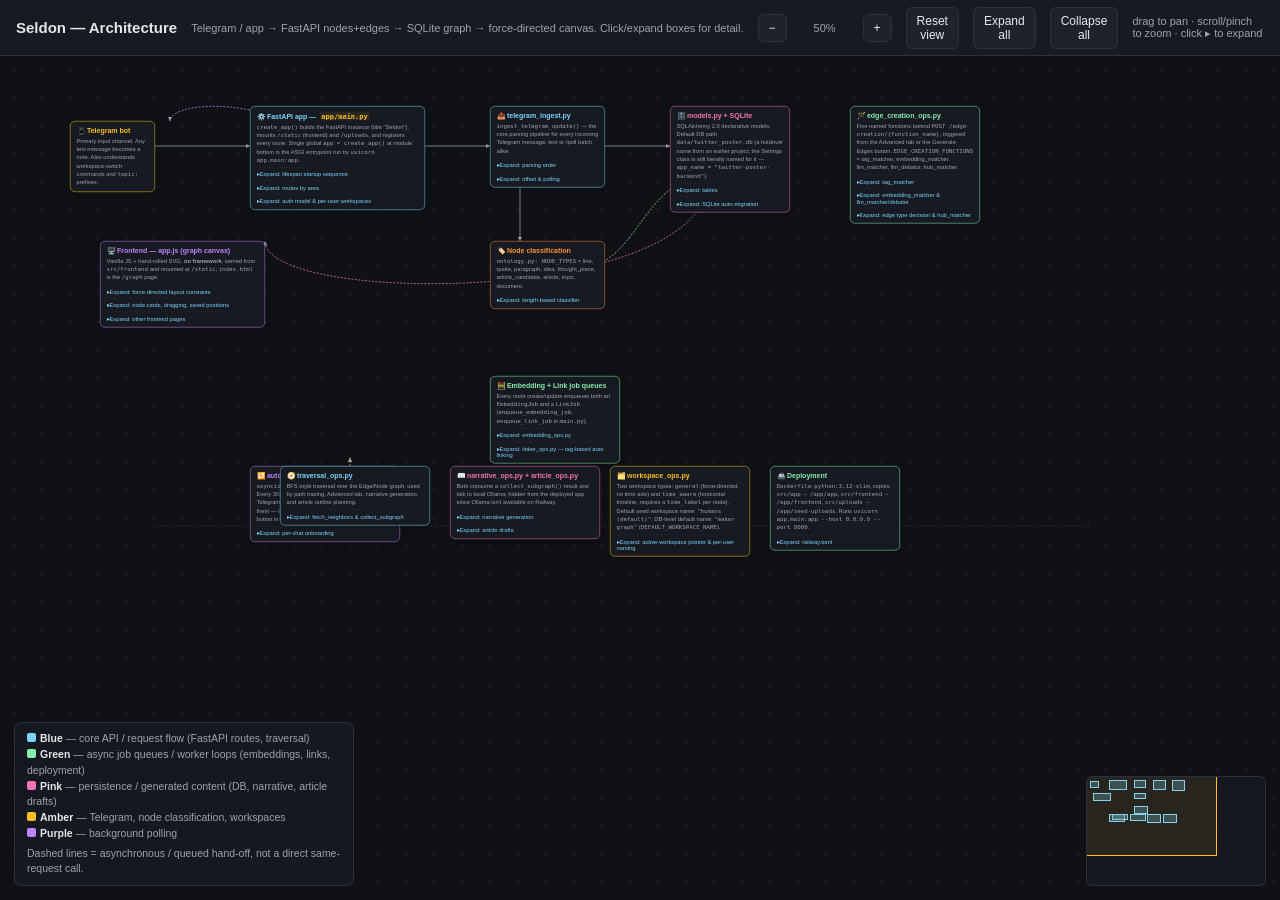
<file: architecture_diagram.html>
<!DOCTYPE html>
<html lang="en">
<head>
<meta charset="UTF-8">
<title>Seldon — Architecture Diagram</title>
<style>
  :root {
    --bg: #0f1115;
    --panel: #171a21;
    --panel2: #1e222c;
    --border: #2c313d;
    --accent: #7dd3fc;
    --accent2: #fbbf24;
    --accent3: #86efac;
    --accent4: #f472b6;
    --accent5: #c084fc;
    --text: #e5e7eb;
    --muted: #9ca3af;
    --mono: "SF Mono", "Fira Code", Consolas, Menlo, monospace;
  }
  * { box-sizing: border-box; }
  html, body {
    margin: 0; padding: 0;
    background: var(--bg);
    color: var(--text);
    font-family: -apple-system, BlinkMacSystemFont, "Segoe UI", Helvetica, Arial, sans-serif;
    height: 100%;
    overflow: hidden;
  }
  #topbar {
    position: fixed; top: 0; left: 0; right: 0; height: 56px;
    background: var(--panel);
    border-bottom: 1px solid var(--border);
    display: flex; align-items: center; gap: 14px;
    padding: 0 16px;
    z-index: 1000;
  }
  #topbar h1 {
    font-size: 15px; margin: 0; font-weight: 600; color: var(--text);
    white-space: nowrap;
  }
  #topbar .sub {
    font-size: 11px; color: var(--muted); white-space: nowrap;
  }
  #topbar button {
    background: var(--panel2);
    border: 1px solid var(--border);
    color: var(--text);
    padding: 6px 10px;
    border-radius: 6px;
    cursor: pointer;
    font-size: 12px;
  }
  #topbar button:hover { background: #262b36; border-color: var(--accent); }
  #zoomlabel {
    font-size: 11px; color: var(--muted); min-width: 48px; text-align: center;
  }
  #hint {
    margin-left: auto;
    font-size: 11px; color: var(--muted);
  }

  #viewport {
    position: absolute; top: 56px; left: 0; right: 0; bottom: 0;
    overflow: hidden;
    cursor: grab;
    background-image:
      radial-gradient(circle, #20242e 1px, transparent 1px);
    background-size: 28px 28px;
  }
  #viewport.dragging { cursor: grabbing; }
  #canvas {
    position: absolute;
    top: 0; left: 0;
    transform-origin: 0 0;
    width: 3400px;
    height: 2250px;
  }

  .box {
    position: absolute;
    background: var(--panel);
    border: 1px solid var(--border);
    border-radius: 10px;
    padding: 10px 12px;
    box-shadow: 0 2px 10px rgba(0,0,0,0.35);
  }
  .box h2 {
    margin: 0 0 4px 0;
    font-size: 14px;
    display: flex;
    align-items: center;
    gap: 6px;
  }
  .box .desc {
    font-size: 11.5px;
    color: var(--muted);
    line-height: 1.45;
  }
  .box .num {
    font-family: var(--mono);
    color: var(--accent2);
    background: rgba(251,191,36,0.08);
    padding: 1px 4px;
    border-radius: 4px;
  }

  .top-level { border-color: var(--accent); }
  .top-level h2 { color: var(--accent); }
  .worker-box { border-color: var(--accent3); }
  .worker-box h2 { color: var(--accent3); }
  .memory-box { border-color: var(--accent4); }
  .memory-box h2 { color: var(--accent4); }
  .her-box { border-color: var(--accent2); }
  .her-box h2 { color: var(--accent2); }
  .frontend-box { border-color: var(--accent5); }
  .frontend-box h2 { color: var(--accent5); }

  svg.arrows {
    position: absolute;
    top: 0; left: 0;
    width: 3400px;
    height: 2250px;
    pointer-events: none;
  }

  /* expandable detail panels */
  details.panel {
    margin-top: 6px;
    border-top: 1px dashed var(--border);
    padding-top: 6px;
  }
  details.panel > summary {
    cursor: pointer;
    font-size: 11.5px;
    color: var(--accent);
    list-style: none;
    user-select: none;
  }
  details.panel > summary::-webkit-details-marker { display: none; }
  details.panel > summary::before {
    content: "▸ ";
    display: inline-block;
    transition: transform 0.15s ease;
  }
  details.panel[open] > summary::before {
    content: "▾ ";
  }
  details.panel .inner {
    font-size: 11px;
    color: var(--muted);
    line-height: 1.55;
    padding: 6px 2px 2px 10px;
  }
  details.panel .inner table {
    border-collapse: collapse;
    width: 100%;
    margin: 6px 0;
  }
  details.panel .inner table td, details.panel .inner table th {
    border: 1px solid var(--border);
    padding: 3px 6px;
    font-size: 10.5px;
    text-align: left;
  }
  details.panel .inner code {
    font-family: var(--mono);
    background: #0b0d11;
    padding: 1px 4px;
    border-radius: 3px;
    color: var(--accent3);
  }
  details.panel .inner .const {
    color: var(--accent2);
    font-weight: 600;
  }
  details.panel .inner ul {
    margin: 4px 0 4px 16px;
    padding: 0;
  }
  details.panel .inner li { margin-bottom: 3px; }

  /* nested detail indentation */
  details.panel details.panel {
    margin-left: 4px;
  }

  #minimap {
    position: fixed;
    bottom: 14px; right: 14px;
    width: 180px; height: 110px;
    background: rgba(23,26,33,0.85);
    border: 1px solid var(--border);
    border-radius: 6px;
    z-index: 999;
    overflow: hidden;
  }
  #minimap .mmbox {
    position: absolute;
    background: rgba(125,211,252,0.25);
    border: 1px solid var(--accent);
  }
  #minimap .mmview {
    position: absolute;
    border: 1px solid var(--accent2);
    background: rgba(251,191,36,0.08);
  }

  .legend {
    position: fixed;
    bottom: 14px; left: 14px;
    background: rgba(23,26,33,0.9);
    border: 1px solid var(--border);
    border-radius: 8px;
    padding: 8px 12px;
    font-size: 10.5px;
    color: var(--muted);
    z-index: 999;
    max-width: 340px;
    line-height: 1.5;
  }
  .legend b { color: var(--text); }
  .legend .swatch {
    display: inline-block;
    width: 9px; height: 9px;
    border-radius: 2px;
    margin-right: 4px;
  }
</style>
</head>
<body>

<div id="topbar">
  <h1>Seldon — Architecture</h1>
  <span class="sub">Telegram / app → FastAPI nodes+edges → SQLite graph → force-directed canvas. Click/expand boxes for detail.</span>
  <button id="zoomout">−</button>
  <span id="zoomlabel">100%</span>
  <button id="zoomin">+</button>
  <button id="reset">Reset view</button>
  <button id="expandall">Expand all</button>
  <button id="collapseall">Collapse all</button>
  <span id="hint">drag to pan · scroll/pinch to zoom · click ▸ to expand</span>
</div>

<div id="viewport">
  <div id="canvas">
    <svg class="arrows" id="arrowsvg">
      <defs>
        <marker id="arrowhead" markerWidth="8" markerHeight="8" refX="6" refY="3" orient="auto">
          <path d="M0,0 L6,3 L0,6 Z" fill="#9ca3af"/>
        </marker>
      </defs>
      <!-- telegram/app -> fastapi -->
      <line x1="230" y1="140" x2="420" y2="140" stroke="#9ca3af" stroke-width="1.5" marker-end="url(#arrowhead)"/>
      <!-- fastapi -> ingestion / node creation -->
      <line x1="770" y1="140" x2="900" y2="140" stroke="#9ca3af" stroke-width="1.5" marker-end="url(#arrowhead)"/>
      <!-- fastapi -> models/db -->
      <line x1="1110" y1="140" x2="1260" y2="140" stroke="#9ca3af" stroke-width="1.5" marker-end="url(#arrowhead)"/>
      <!-- node create -> embedding job + link job queue -->
      <line x1="960" y1="200" x2="960" y2="330" stroke="#9ca3af" stroke-width="1.5" marker-end="url(#arrowhead)"/>
      <!-- jobs -> edge creation ops -->
      <path d="M1060,390 C1200,390 1200,200 1340,200" stroke="#86efac" stroke-width="1.5" fill="none" marker-end="url(#arrowhead)" stroke-dasharray="4 3"/>
      <!-- db -> frontend graph -->
      <path d="M1340,200 C1340,460 450,460 450,330" stroke="#f472b6" stroke-width="1.5" fill="none" marker-end="url(#arrowhead)" stroke-dasharray="4 3"/>
      <!-- frontend graph -> traversal/advanced -->
      <line x1="620" y1="780" x2="620" y2="763" stroke="#fbbf24" stroke-width="1.5" marker-end="url(#arrowhead)" stroke-dasharray="4 3"/>
      <!-- auto poll loop -> telegram -->
      <path d="M560,200 C560,40 260,40 260,90" stroke="#c084fc" stroke-width="1.5" fill="none" marker-end="url(#arrowhead)" stroke-dasharray="4 3"/>
      <!-- underline -->
      <line x1="230" y1="900" x2="2100" y2="900" stroke="#4b5563" stroke-width="1.5" stroke-dasharray="2 4"/>
    </svg>

    <!-- ══════════ TOP LEVEL ══════════ -->

    <div class="box her-box" style="left:60px; top:90px; width:170px;">
      <h2>📱 Telegram bot</h2>
      <div class="desc">Primary input channel. Any text message becomes a note. Also understands workspace-switch commands and <code>topic: </code> prefixes.</div>
    </div>

    <div class="box top-level" style="left:420px; top:60px; width:350px;">
      <h2>⚙️ FastAPI app — <span class="num">app/main.py</span></h2>
      <div class="desc">
        <code>create_app()</code> builds the FastAPI instance (title "Seldon"), mounts
        <code>/static</code> (frontend) and <code>/uploads</code>, and registers every route.
        Single global <code>app = create_app()</code> at module bottom is the ASGI entrypoint
        run by <code>uvicorn app.main:app</code>.
      </div>

      <details class="panel">
        <summary>Expand: lifespan startup sequence</summary>
        <div class="inner">
          <p><code>@asynccontextmanager lifespan()</code> runs on boot:</p>
          <ul>
            <li><code>init_db(session_factory)</code> — creates tables, runs SQLite migrations, backfills <code>workspace_id</code> columns</li>
            <li>Copies <code>src/uploads</code> (seed images) into the runtime uploads dir if not already present</li>
            <li><code>seed_workspace(db)</code> — creates/activates the <code>"humans (default)"</code> workspace with its 9 seed nodes + 9 seed edges, if empty</li>
            <li><code>seed_default_user(db)</code> — creates the default account (<code>rioname@gmail.com</code>) and attaches any ownerless workspaces to it</li>
            <li><code>start_model_setup(app)</code> — background thread warms the sentence-transformer embedding model (skipped unless <code>preload_embedding_model_on_startup</code> is true)</li>
            <li><code>asyncio.create_task(auto_poll_loop(app))</code> — background Telegram poller (see box below)</li>
          </ul>
        </div>
      </details>

      <details class="panel">
        <summary>Expand: routes by area</summary>
        <div class="inner">
          <table>
            <tr><th>Area</th><th>Routes</th></tr>
            <tr><td>Pages</td><td><code>GET /</code> (landing.html), <code>/graph</code> (index.html), <code>/advanced</code>, <code>/embed</code>, <code>/login</code></td></tr>
            <tr><td>Auth</td><td><code>POST /auth/login</code>, <code>POST /auth/register</code> — bcrypt password hash, returns <code>access_token</code></td></tr>
            <tr><td>Workspaces</td><td><code>GET /workspaces</code>, <code>/workspaces/current</code>, <code>POST /workspaces/switch</code></td></tr>
            <tr><td>Graph</td><td><code>GET /graph-data</code>, <code>/graph-data/export</code>, <code>/embed/graph-data</code>, <code>POST /graph/actions/generate-edges</code></td></tr>
            <tr><td>Nodes</td><td><code>POST/GET/PATCH/DELETE /nodes</code>, <code>/nodes/{id}/image</code>, <code>/nodes/{id}/versions</code></td></tr>
            <tr><td>Edges</td><td><code>POST/GET/DELETE /edges</code></td></tr>
            <tr><td>Telegram</td><td><code>GET /telegram/config</code>, <code>POST /telegram/ingest</code>, <code>POST /telegram/poll</code></td></tr>
            <tr><td>Embeddings/Links</td><td><code>/embeddings/config</code>, <code>/nodes/{id}/embeddings</code>, <code>/link-jobs/process</code>, <code>/link-proposals</code></td></tr>
            <tr><td>Traversal</td><td><code>/nodes/{id}/neighbors</code>, <code>/nodes/{id}/subgraph</code>, <code>/nodes/{id}/candidates</code></td></tr>
            <tr><td>Articles</td><td><code>/outlines/plan</code>, <code>/article-drafts</code> (+ versions, export)</td></tr>
            <tr><td>Narrative</td><td><code>POST /narratives/generate</code> (Ollama-backed, hidden in prod)</td></tr>
            <tr><td>Edge creation</td><td><code>POST /edge-creation/{function_name}</code></td></tr>
            <tr><td>Misc</td><td><code>/health</code>, <code>/setup-status</code>, <code>/ontology</code>, <code>/llms.txt</code>, <code>/robots.txt</code></td></tr>
          </table>
        </div>
      </details>

      <details class="panel">
        <summary>Expand: auth model &amp; per-user workspaces</summary>
        <div class="inner">
          <p>Two parallel paths exist in the route handlers: an anonymous/global path
          (<code>get_active_workspace(db)</code> — one shared active workspace, the historical default)
          and a per-user path (<code>token</code> query param → <code>get_user_from_token</code> →
          <code>get_active_workspace_for_user(db, user)</code>). <code>User.access_token</code> is a
          <code>secrets.token_urlsafe(32)</code> bearer token; <code>User.password_hash</code> is bcrypt
          via <code>auth_login</code>/<code>auth_register</code>. New email registrations and new Telegram
          chat ids both get <code>seed_workspace_for_user()</code> — their own private clone of the
          "humans (default)" seed graph (per-user workspaces are named <code>u{id}:{name}</code>
          internally to dodge the global unique-name constraint on <code>workspaces.name</code>).</p>
        </div>
      </details>
    </div>

    <!-- AUTO POLL LOOP -->
    <div class="box" style="left:420px; top:780px; width:300px; border-color:#c084fc;">
      <h2 style="color:#c084fc;">🔁 auto_poll_loop (background task)</h2>
      <div class="desc">
        <code>asyncio.sleep(30)</code> loop started in <code>lifespan()</code>. Every 30s, if a bot
        token is configured, fetches new Telegram updates from the stored offset and ingests them —
        independent of the manual <b>Poll Telegram</b> button in the app.
      </div>
      <details class="panel">
        <summary>Expand: per-chat onboarding</summary>
        <div class="inner">
          <p>For each update's <code>chat.id</code>, <code>get_or_create_user()</code> looks up or creates
          a <code>User</code> keyed on <code>telegram_chat_id</code>. A brand-new chat triggers
          <code>seed_workspace_for_user()</code> and a welcome DM via <code>send_telegram_message()</code>
          containing a personal graph link: <code>{public_url}/graph?token={access_token}</code>. Any
          exception in the loop body is swallowed (<code>except Exception: pass</code>) so one bad update
          can't kill the poller.</p>
        </div>
      </details>
    </div>

    <!-- INGESTION -->
    <div class="box top-level" style="left:900px; top:60px; width:230px;">
      <h2>📥 telegram_ingest.py</h2>
      <div class="desc">
        <code>ingest_telegram_update()</code> — the core parsing pipeline for every incoming Telegram
        message, text or /poll batch alike.
      </div>
      <details class="panel">
        <summary>Expand: parsing order</summary>
        <div class="inner">
          <ol style="margin:4px 0 4px 16px; padding:0;">
            <li>Dedup on <code>source_event_id = "telegram:update:{update_id}"</code> against <code>IngestionJob</code> → outcome <code>duplicate</code></li>
            <li>Extract text/caption; empty → <code>IngestionJob(status="ignored")</code></li>
            <li><code>extract_explicit_node_type()</code> — <code>TOPIC_PREFIX_PATTERN</code> (<code>^topic:\s*</code>) forces <code>type="topic"</code></li>
            <li><code>extract_workspace_switch_command()</code> — three regexes: <code>switch to X</code>, <code>switch workspace to X</code>, <code>switch workspace to timeaware X</code> → outcome <code>switched_workspace</code>, no node created</li>
            <li><code>extract_tags_from_text()</code> — <code>HASHTAG_PATTERN = (?&lt;!\w)#([A-Za-z][A-Za-z0-9_-]*)</code>, then <code>strip_tags_from_text()</code> removes them from <code>raw_text</code></li>
            <li><code>classify_telegram_text(raw_text)</code> by character length (see Node types box) unless an explicit type was set</li>
            <li><code>prepare_node_content()</code> builds <code>normalized_text</code> + metadata (normalization, linker_tags)</li>
            <li><code>Node</code> row created with <code>source="telegram"</code>, <code>author</code> = Telegram username, <code>telegram_message_id = "{chat_id}:{message_id}"</code></li>
          </ol>
        </div>
      </details>
      <details class="panel">
        <summary>Expand: offset &amp; polling</summary>
        <div class="inner">
          <p><code>poll_telegram_updates()</code> calls Telegram's <code>getUpdates</code> with
          <code>limit=telegram_poll_limit</code> (default <span class="const">25</span>) and
          <code>timeout=1</code>. The next offset (<code>last update_id + 1</code>) is persisted in
          <code>AppState</code> under key <code>telegram_poll_offset</code> via
          <code>store_telegram_offset()</code> — survives restarts.</p>
        </div>
      </details>
    </div>

    <!-- NODE TYPES -->
    <div class="box" style="left:900px; top:330px; width:230px; border-color:#fb923c;">
      <h2 style="color:#fb923c;">🏷️ Node classification</h2>
      <div class="desc">
        <code>ontology.py: NODE_TYPES</code> = line, quote, paragraph, idea, thought_piece,
        article_candidate, article, topic, document.
      </div>
      <details class="panel">
        <summary>Expand: length-based classifier</summary>
        <div class="inner">
          <code>telegram_ingest.classify_telegram_text()</code>:
          <table>
            <tr><th>Length</th><th>Type</th></tr>
            <tr><td>≤ 140 chars</td><td><code>line</code></td></tr>
            <tr><td>141–400</td><td><code>idea</code></td></tr>
            <tr><td>401–1500</td><td><code>thought_piece</code></td></tr>
            <tr><td>1500+</td><td><code>document</code></td></tr>
          </table>
        </div>
      </details>
    </div>

    <!-- MODELS / DB -->
    <div class="box memory-box" style="left:1260px; top:60px; width:240px;">
      <h2>🗄️ models.py + SQLite</h2>
      <div class="desc">
        SQLAlchemy 2.0 declarative models. Default DB path
        <code>data/twitter_poster.db</code> (a holdover name from an earlier project; the Settings
        class is still literally named for it — <code>app_name = "twitter-poster-backend"</code>).
      </div>
      <details class="panel">
        <summary>Expand: tables</summary>
        <div class="inner">
          <table>
            <tr><th>Table</th><th>Purpose</th></tr>
            <tr><td><code>users</code></td><td>telegram_chat_id, access_token, email, bcrypt password_hash</td></tr>
            <tr><td><code>workspaces</code></td><td>name (unique), type (general|time_aware), embed_token, user_id</td></tr>
            <tr><td><code>nodes</code></td><td>type, raw_text, normalized_text, tags (JSON), metadata_json (JSON), status</td></tr>
            <tr><td><code>edges</code></td><td>from_node_id, to_node_id, type (freeform text), weight, confidence, evidence</td></tr>
            <tr><td><code>embeddings</code> / <code>embedding_jobs</code></td><td>vector_json, content_hash dedup, job queue</td></tr>
            <tr><td><code>link_jobs</code> / <code>link_proposals</code></td><td>per-node edge-discovery queue; review_needed/approved/applied proposals</td></tr>
            <tr><td><code>internal_tags</code> / <code>internal_tag_memberships</code></td><td>hidden LLM-generated keyword/concept tags, many-to-many to nodes</td></tr>
            <tr><td><code>experimental_hubs</code> / <code>_memberships</code></td><td>hub_matcher's emergent clusters</td></tr>
            <tr><td><code>node_versions</code> / <code>article_draft_versions</code></td><td>snapshot_json history, reason-tagged</td></tr>
            <tr><td><code>ingestion_jobs</code></td><td>one row per Telegram update_id, dedup ledger</td></tr>
            <tr><td><code>article_drafts</code></td><td>outline_json, content_markdown, provenance_json</td></tr>
            <tr><td><code>app_state</code></td><td>key/value_json — telegram offset, active-workspace pointer(s)</td></tr>
          </table>
        </div>
      </details>
      <details class="panel">
        <summary>Expand: SQLite auto-migration</summary>
        <div class="inner">
          <p><code>database.py: _migrate_sqlite_schema()</code> runs on every boot — inspects existing
          columns via SQLAlchemy's <code>inspect()</code> and <code>ALTER TABLE ... ADD COLUMN</code>s
          anything missing (e.g. backfilling <code>workspace_id</code> across 13 tables,
          <code>users.email</code>/<code>password_hash</code>, <code>workspaces.type</code>/<code>embed_token</code>/<code>user_id</code>).
          <code>_backfill_workspace_ids()</code> then points every orphan row at a
          <code>"maker graph"</code> default workspace. This is how the schema evolved live against a
          single SQLite file without Alembic.</p>
        </div>
      </details>
    </div>

    <!-- EMBEDDING + LINK JOBS -->
    <div class="box" style="left:900px; top:600px; width:260px; border-color:#86efac;">
      <h2 style="color:#86efac;">🧮 Embedding + Link job queues</h2>
      <div class="desc">
        Every node create/update enqueues both an <code>EmbeddingJob</code> and a <code>LinkJob</code>
        (<code>enqueue_embedding_job</code>, <code>enqueue_link_job</code> in <code>main.py</code>).
      </div>
      <details class="panel">
        <summary>Expand: embedding_ops.py</summary>
        <div class="inner">
          <p><code>embedding_input_for_node()</code> = <code>normalized_text or raw_text</code>.
          <code>content_hash = sha256("{model_name}\n{text}")</code> dedupes — identical content under the
          same model reuses an existing embedding row instead of recomputing (even cross-node:
          <code>cached_embedding</code> lookup clones the vector). Model:
          <code>sentence-transformers/all-mpnet-base-v2</code> (default), loaded lazily via
          <code>SentenceTransformer</code> and cached in <code>_MODEL_CACHE</code>.
          <code>process_pending_embedding_jobs()</code> batches up to
          <code>embedding_batch_size</code> (default <span class="const">10</span>) pending jobs.</p>
        </div>
      </details>
      <details class="panel">
        <summary>Expand: linker_ops.py — tag-based auto linking</summary>
        <div class="inner">
          <p><code>process_pending_link_jobs()</code> pulls each node's internal keyword/concept tags via
          <code>shared_internal_tags_for_node()</code> (reverse lookup on <code>internal_tag_memberships</code>),
          finds other nodes sharing at least one tag, then runs <code>run_tag_matcher</code>
          (see Edge creation box) against just those candidates — not the whole workspace — before
          creating <code>Edge</code> rows directly with <code>created_by="linker"</code>.
          <code>SYMMETRIC_RELATIONS = {"similar_to", "contradicts"}</code> are checked in both directions
          to avoid duplicate edges.</p>
        </div>
      </details>
    </div>

    <!-- EDGE CREATION FUNCTIONS -->
    <div class="box worker-box" style="left:1620px; top:60px; width:260px;">
      <h2>🪄 edge_creation_ops.py</h2>
      <div class="desc">
        Five named functions behind <code>POST /edge-creation/{function_name}</code>, triggered from the
        Advanced tab or the Generate Edges button. <code>EDGE_CREATION_FUNCTIONS</code> =
        tag_matcher, embedding_matcher, llm_matcher, llm_debator, hub_matcher.
      </div>
      <details class="panel">
        <summary>Expand: tag_matcher</summary>
        <div class="inner">
          Extracts/reuses "internal tags" (8 keywords + 7 concepts) per node via Ollama
          (<code>ollama_tag_model = "qwen2.5:3b-instruct"</code>, prompt frames the task as
          "designing external brain application... for 7 astronauts going to mars"), falling back to
          <code>_heuristic_extract_internal_tags()</code> (token-frequency + bigram/trigram phrases) if
          Ollama is unavailable or <code>use_ollama_for_internal_tags=False</code>. Score = shared tag
          count / smaller tag-set size.
        </div>
      </details>
      <details class="panel">
        <summary>Expand: embedding_matcher &amp; llm_matcher/debator</summary>
        <div class="inner">
          <p><code>embedding_matcher</code> uses a deterministic <b>hash-based</b> pseudo-embedding
          (<code>_hash_embedding()</code> — md5 of each token bucketed into a 64-dim vector with a sign
          bit), cosine similarity, threshold <span class="const">0.58</span> default.</p>
          <p><code>llm_matcher</code> (threshold <span class="const">0.45</span>) and
          <code>llm_debator</code> (threshold <span class="const">0.42</span>) are explicitly labelled
          "Heuristic ... placeholder" in code — they blend the same hash-similarity (72%/70% weight) with
          lexical Jaccard overlap (28%/30%) rather than calling a real LLM; <code>llm_debator</code>
          additionally fabricates pro/con/judge argument strings for the UI's debate summary.</p>
        </div>
      </details>
      <details class="panel">
        <summary>Expand: edge type decision &amp; hub_matcher</summary>
        <div class="inner">
          <p><code>_edge_type_for_pair()</code> picks from <code>DEFAULT_EDGE_TYPES</code> = similar_to,
          supports, contradicts, expands, led_to, belongs_to_topic: a <code>topic</code>-typed node forces
          <code>belongs_to_topic</code>; <code>CONTRAST_WORDS</code> (but/however/instead/except/unless/yet)
          can force <code>contradicts</code>; similarity ≥0.7 → <code>similar_to</code>; lexical overlap
          ≥0.24 with a length gap &gt;50 chars → <code>expands</code>; else <code>supports</code>.</p>
          <p><code>hub_matcher</code> groups nodes by shared top-4 concepts into
          <code>ExperimentalHub</code> rows (persisted, signature = <code>"hub_matcher:{label}"</code>) —
          proposes clusters, not pairwise edges.</p>
        </div>
      </details>
    </div>

    <!-- FRONTEND -->
    <div class="box frontend-box" style="left:120px; top:330px; width:330px;">
      <h2>🖥️ Frontend — app.js (graph canvas)</h2>
      <div class="desc">
        Vanilla JS + hand-rolled SVG, <b>no framework</b>, served from <code>src/frontend</code> and
        mounted at <code>/static</code>; <code>index.html</code> is the <code>/graph</code> page.
      </div>
      <details class="panel">
        <summary>Expand: force-directed layout constants</summary>
        <div class="inner">
          <code>app.js: forceLayout(nodes, edges, width, height)</code>, 320 simulation iterations:
          <table>
            <tr><th>Constant</th><th>Value</th></tr>
            <tr><td><code>repulsion</code></td><td class="const">28000</td></tr>
            <tr><td><code>attraction</code></td><td class="const">0.018</td></tr>
            <tr><td><code>centerStrength</code></td><td class="const">0.004</td></tr>
            <tr><td><code>damping</code></td><td class="const">0.82</td></tr>
            <tr><td><code>minDist</code> (repulsion floor)</td><td class="const">240</td></tr>
            <tr><td><code>idealLength</code> (edge spring rest length)</td><td class="const">280</td></tr>
            <tr><td><code>iterations</code></td><td class="const">320</td></tr>
          </table>
          <p>Pairwise repulsion falls off with <code>1/distance²</code>; edges act as springs pulling
          toward <code>idealLength</code>. A separate <code>polarLayout()</code> (orbital rings) and
          <code>timelineLayout()</code> (horizontal time axis, used only for time-aware workspaces) are
          also defined.</p>
        </div>
      </details>
      <details class="panel">
        <summary>Expand: node cards, dragging, saved positions</summary>
        <div class="inner">
          <p>Node card sizing: width 178px (206px if text &gt;240 chars), image thumbnail adds
          <code>IMAGE_HEIGHT = 120</code>px at the top, WhatsApp-style. Dragging a node writes to an
          in-memory <code>nodePositions</code> map and persists via <code>metadata_json.ui_position</code>
          (PATCH to <code>/nodes/{id}</code>) so layout survives a refresh — <code>forceLayout()</code>
          only runs for nodes that don't already have a stored/dragged position.</p>
          <p>Edge curves sag based on distance: <code>sag = clamp(distance * 0.15, 20, 54)</code> px.
          Edge weight slider in the UI is 0–100; sent to the API divided by 100 (<code>weight/100</code>)
          since the backend stores 0–1 floats.</p>
        </div>
      </details>
      <details class="panel">
        <summary>Expand: other frontend pages</summary>
        <div class="inner">
          <ul>
            <li><code>landing.html</code> — marketing/home page at <code>/</code></li>
            <li><code>advanced.html</code> + <code>advanced.js</code> — raw API forms for the 5 traversal methods and 5 edge-creation methods, hits the endpoints directly and shows JSON</li>
            <li><code>embed.html</code> / <code>embed.js</code> / <code>embed.css</code> — read-only embeddable graph view, gated by <code>workspace_id</code> + <code>embed_token</code> (no cookies/auth)</li>
            <li><code>login.html</code> — email/password gate in front of <code>/graph</code></li>
          </ul>
        </div>
      </details>
    </div>

    <!-- TRAVERSAL -->
    <div class="box" style="left:480px; top:780px; width:300px; border-color:#7dd3fc;">
      <h2 style="color:#7dd3fc;">🧭 traversal_ops.py</h2>
      <div class="desc">
        BFS-style traversal over the Edge/Node graph, used by path tracing, Advanced tab, narrative
        generation, and article outline planning.
      </div>
      <details class="panel">
        <summary>Expand: fetch_neighbors &amp; collect_subgraph</summary>
        <div class="inner">
          <p><code>fetch_neighbors()</code> — direction <code>incoming|outgoing|both</code>, optional
          <code>edge_type</code> filter, sorted by <code>weight desc</code>. <code>collect_subgraph()</code>
          does a weighted BFS from a root node up to <code>depth</code> hops (default 2) and
          <code>limit</code> nodes (default 12), computing a <code>path_score</code> per node =
          product of edge weights along the best path found (weight floor 0.01 to avoid zeroing out).</p>
          <p><code>build_outline_sections()</code> groups the traversed subgraph by the edge relation
          connecting each node back to the root, labelling sections via
          <code>RELATION_SECTION_TITLES</code> (e.g. <code>supports</code> → "Supporting Ideas",
          <code>contradicts</code> → "Counterpoints", <code>belongs_to_topic</code> → "Topic Connections").</p>
        </div>
      </details>
    </div>

    <!-- NARRATIVE / ARTICLE -->
    <div class="box" style="left:820px; top:780px; width:300px; border-color:#f472b6;">
      <h2 style="color:#f472b6;">📖 narrative_ops.py + article_ops.py</h2>
      <div class="desc">
        Both consume a <code>collect_subgraph()</code> result and talk to local Ollama; hidden from the
        deployed app since Ollama isn't available on Railway.
      </div>
      <details class="panel">
        <summary>Expand: narrative generation</summary>
        <div class="inner">
          <code>build_narrative_prompt()</code> lists every traversed node (id, depth, path_score, type,
          text) and edge (from→to, type, weight), then asks the model for an exact N-paragraph
          (default 2) narrative in the voice of someone narrating the evolution of the user's thought —
          explicitly told not to mention node ids or "the graph". Model:
          <code>ollama_narrative_model = "qwen2.5:3b-instruct"</code> via
          <code>POST {ollama_base_url}/api/generate</code>.
        </div>
      </details>
      <details class="panel">
        <summary>Expand: article drafts</summary>
        <div class="inner">
          <code>create_article_draft()</code> builds an <code>outline_json</code> from
          <code>build_outline_plan()</code> (traversal + outline sections) and stores it alongside a
          freeform <code>content_markdown</code> field; every edit calls
          <code>create_article_draft_version()</code> first, mirroring the node-versioning pattern
          (<code>node_versions</code> / <code>article_draft_versions</code>, both reason-tagged
          snapshots).
        </div>
      </details>
    </div>

    <!-- WORKSPACES -->
    <div class="box" style="left:1140px; top:780px; width:280px; border-color:#fbbf24;">
      <h2 style="color:#fbbf24;">🗂️ workspace_ops.py</h2>
      <div class="desc">
        Two workspace types: <code>general</code> (force-directed, no time axis) and
        <code>time_aware</code> (horizontal timeline, requires a <code>time_label</code> per node).
        Default seed workspace name: <code>"humans (default)"</code>; DB-level default name:
        <code>"maker graph"</code> (<code>DEFAULT_WORKSPACE_NAME</code>).
      </div>
      <details class="panel">
        <summary>Expand: active-workspace pointer &amp; per-user naming</summary>
        <div class="inner">
          <p>Active workspace is tracked in <code>AppState</code>: key
          <code>"current_workspace"</code> for the anonymous/global path, or
          <code>"current_workspace:{user.id}"</code> per logged-in user. Per-user workspaces created via
          <code>get_or_create_workspace_for_user()</code> are internally named
          <code>"u{user_id}:{display_name}"</code> to satisfy the global unique constraint on
          <code>workspaces.name</code>, with the human-readable name kept in
          <code>metadata_json.display_name</code> (<code>get_workspace_display_name()</code> prefers it).</p>
        </div>
      </details>
    </div>

    <!-- DEPLOYMENT -->
    <div class="box" style="left:1460px; top:780px; width:260px; border-color:#86efac;">
      <h2 style="color:#86efac;">🚢 Deployment</h2>
      <div class="desc">
        <code>Dockerfile</code>: <code>python:3.12-slim</code>, copies <code>src/app</code> →
        <code>/app/app</code>, <code>src/frontend</code> → <code>/app/frontend</code>,
        <code>src/uploads</code> → <code>/app/seed-uploads</code>. Runs
        <code>uvicorn app.main:app --host 0.0.0.0 --port 8000</code>.
      </div>
      <details class="panel">
        <summary>Expand: railway.toml</summary>
        <div class="inner">
          Deploys on Railway with <code>restartPolicyType = "on_failure"</code>, max 3 retries. Env vars:
          <code>DATABASE_URL = sqlite:////data/twitter_poster.db</code>,
          <code>TWITTER_POSTER_PUBLIC_URL = https://seldon.railway.app</code>,
          <code>UPLOADS_DIR = /data/uploads</code> — persistent volume mounted at <code>/data</code>
          outlives container restarts (unlike the ephemeral filesystem elsewhere in the image).
        </div>
      </details>
    </div>

  </div>
</div>

<div id="minimap"></div>

<div class="legend">
  <div><span class="swatch" style="background:#7dd3fc;"></span><b>Blue</b> — core API / request flow (FastAPI routes, traversal)</div>
  <div><span class="swatch" style="background:#86efac;"></span><b>Green</b> — async job queues / worker loops (embeddings, links, deployment)</div>
  <div><span class="swatch" style="background:#f472b6;"></span><b>Pink</b> — persistence / generated content (DB, narrative, article drafts)</div>
  <div><span class="swatch" style="background:#fbbf24;"></span><b>Amber</b> — Telegram, node classification, workspaces</div>
  <div><span class="swatch" style="background:#c084fc;"></span><b>Purple</b> — background polling</div>
  <div style="margin-top:4px;">Dashed lines = asynchronous / queued hand-off, not a direct same-request call.</div>
</div>

<script>
(function() {
  var viewport = document.getElementById('viewport');
  var canvas = document.getElementById('canvas');
  var zoomLabel = document.getElementById('zoomlabel');
  var minimap = document.getElementById('minimap');

  var scale = 0.5, panX = 40, panY = 20;
  var isDragging = false, lastX = 0, lastY = 0;
  var CANVAS_W = 3400, CANVAS_H = 2250;

  function applyTransform() {
    canvas.style.transform = 'translate(' + panX + 'px,' + panY + 'px) scale(' + scale + ')';
    zoomLabel.textContent = Math.round(scale * 100) + '%';
    updateMinimap();
  }

  function clampScale(s) {
    return Math.min(2.2, Math.max(0.18, s));
  }

  viewport.addEventListener('wheel', function(e) {
    e.preventDefault();
    var rect = viewport.getBoundingClientRect();
    var mx = e.clientX - rect.left;
    var my = e.clientY - rect.top;
    var delta = -e.deltaY * 0.0015;
    var newScale = clampScale(scale * (1 + delta));
    // keep the point under the cursor fixed
    var wx = (mx - panX) / scale;
    var wy = (my - panY) / scale;
    panX = mx - wx * newScale;
    panY = my - wy * newScale;
    scale = newScale;
    applyTransform();
  }, { passive: false });

  viewport.addEventListener('mousedown', function(e) {
    isDragging = true;
    lastX = e.clientX; lastY = e.clientY;
    viewport.classList.add('dragging');
  });
  window.addEventListener('mousemove', function(e) {
    if (!isDragging) return;
    panX += (e.clientX - lastX);
    panY += (e.clientY - lastY);
    lastX = e.clientX; lastY = e.clientY;
    applyTransform();
  });
  window.addEventListener('mouseup', function() {
    isDragging = false;
    viewport.classList.remove('dragging');
  });

  // touch support (basic single-finger pan, two-finger pinch)
  var touchState = null;
  viewport.addEventListener('touchstart', function(e) {
    if (e.touches.length === 1) {
      touchState = { mode: 'pan', x: e.touches[0].clientX, y: e.touches[0].clientY };
    } else if (e.touches.length === 2) {
      var dx = e.touches[0].clientX - e.touches[1].clientX;
      var dy = e.touches[0].clientY - e.touches[1].clientY;
      touchState = { mode: 'pinch', dist: Math.sqrt(dx*dx+dy*dy), scale: scale };
    }
  }, { passive: true });
  viewport.addEventListener('touchmove', function(e) {
    if (!touchState) return;
    if (touchState.mode === 'pan' && e.touches.length === 1) {
      var dx = e.touches[0].clientX - touchState.x;
      var dy = e.touches[0].clientY - touchState.y;
      panX += dx; panY += dy;
      touchState.x = e.touches[0].clientX;
      touchState.y = e.touches[0].clientY;
      applyTransform();
    } else if (touchState.mode === 'pinch' && e.touches.length === 2) {
      var dx2 = e.touches[0].clientX - e.touches[1].clientX;
      var dy2 = e.touches[0].clientY - e.touches[1].clientY;
      var dist = Math.sqrt(dx2*dx2+dy2*dy2);
      scale = clampScale(touchState.scale * (dist / touchState.dist));
      applyTransform();
    }
  }, { passive: true });
  viewport.addEventListener('touchend', function() { touchState = null; });

  document.getElementById('zoomin').onclick = function() {
    scale = clampScale(scale * 1.2); applyTransform();
  };
  document.getElementById('zoomout').onclick = function() {
    scale = clampScale(scale / 1.2); applyTransform();
  };
  document.getElementById('reset').onclick = function() {
    scale = 0.5; panX = 40; panY = 20; applyTransform();
  };
  document.getElementById('expandall').onclick = function() {
    document.querySelectorAll('details.panel').forEach(function(d) { d.open = true; });
  };
  document.getElementById('collapseall').onclick = function() {
    document.querySelectorAll('details.panel').forEach(function(d) { d.open = false; });
  };

  // minimap
  function updateMinimap() {
    minimap.innerHTML = '';
    var mmW = minimap.clientWidth, mmH = minimap.clientHeight;
    var sx = mmW / CANVAS_W, sy = mmH / CANVAS_H;
    document.querySelectorAll('.box').forEach(function(box) {
      var left = parseInt(box.style.left) || 0;
      var top = parseInt(box.style.top) || 0;
      var w = box.offsetWidth, h = box.offsetHeight;
      var el = document.createElement('div');
      el.className = 'mmbox';
      el.style.left = (left * sx) + 'px';
      el.style.top = (top * sy) + 'px';
      el.style.width = Math.max(2, w * sx) + 'px';
      el.style.height = Math.max(2, h * sy) + 'px';
      minimap.appendChild(el);
    });
    var view = document.createElement('div');
    view.className = 'mmview';
    var vpRect = viewport.getBoundingClientRect();
    var viewLeft = (-panX / scale) * sx;
    var viewTop = (-panY / scale) * sy;
    var viewW = (vpRect.width / scale) * sx;
    var viewH = (vpRect.height / scale) * sy;
    view.style.left = viewLeft + 'px';
    view.style.top = viewTop + 'px';
    view.style.width = viewW + 'px';
    view.style.height = viewH + 'px';
    minimap.appendChild(view);
  }

  // stop drag from starting when clicking inside a box (so text selection / detail toggling works)
  document.querySelectorAll('.box').forEach(function(box) {
    box.addEventListener('mousedown', function(e) { e.stopPropagation(); });
    box.addEventListener('touchstart', function(e) { e.stopPropagation(); }, { passive: true });
  });

  applyTransform();
  window.addEventListener('resize', updateMinimap);
})();
</script>

</body>
</html>
</file>
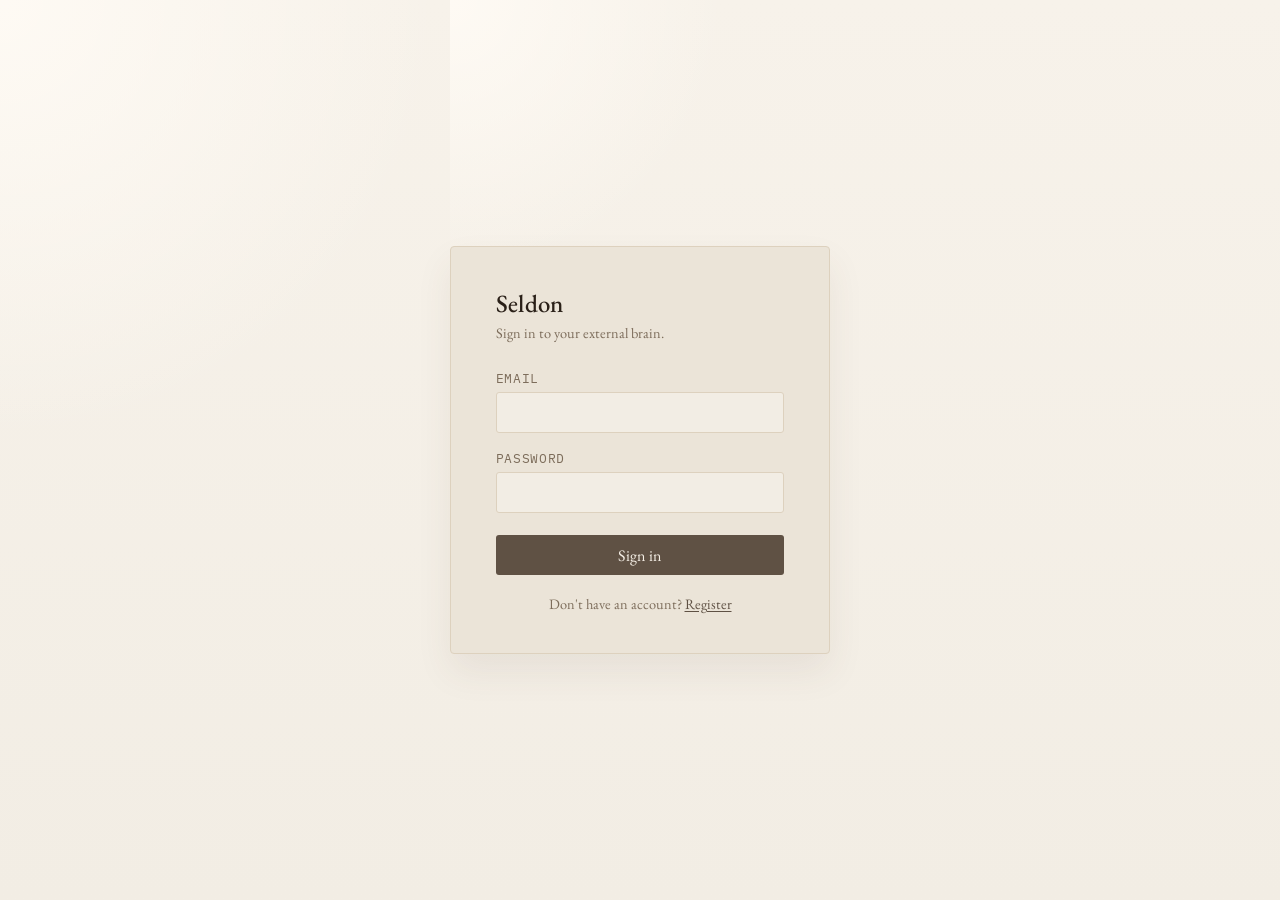
<file: src/frontend/login.html>
<!DOCTYPE html>
<html lang="en">
  <head>
    <meta charset="UTF-8" />
    <meta name="viewport" content="width=device-width, initial-scale=1.0" />
    <title>Seldon | Sign In</title>
    <link rel="preconnect" href="https://fonts.googleapis.com" />
    <link rel="preconnect" href="https://fonts.gstatic.com" crossorigin />
    <link
      href="https://fonts.googleapis.com/css2?family=EB+Garamond:wght@400;500;600&family=IBM+Plex+Mono:wght@400;500&display=swap"
      rel="stylesheet"
    />
    <style>
      :root {
        --paper-bg: #f2ede4;
        --desk: #ebe4d8;
        --panel-line: #ddd1be;
        --text: #2a2018;
        --muted: #7d6d5b;
        --action: #5f5144;
      }

      * { box-sizing: border-box; }

      html, body {
        margin: 0;
        min-height: 100vh;
        background:
          radial-gradient(circle at top left, rgba(255, 251, 245, 0.9), transparent 28%),
          linear-gradient(180deg, #f7f2ea 0%, var(--paper-bg) 100%);
        color: var(--text);
        font-family: "EB Garamond", Georgia, serif;
        display: flex;
        align-items: center;
        justify-content: center;
      }

      .login-card {
        background: var(--desk);
        border: 1px solid var(--panel-line);
        border-radius: 4px;
        padding: 2.5rem 2.8rem;
        width: 100%;
        max-width: 380px;
        box-shadow: 0 18px 36px rgba(85, 67, 48, 0.08);
      }

      h1 {
        font-size: 1.55rem;
        font-weight: 500;
        margin: 0 0 0.25rem;
        letter-spacing: 0.01em;
      }

      .subtitle {
        font-size: 0.9rem;
        color: var(--muted);
        margin: 0 0 1.8rem;
      }

      label {
        display: block;
        font-size: 0.82rem;
        color: var(--muted);
        margin-bottom: 0.3rem;
        font-family: "IBM Plex Mono", monospace;
        text-transform: uppercase;
        letter-spacing: 0.05em;
      }

      input[type="email"],
      input[type="password"] {
        width: 100%;
        padding: 0.55rem 0.75rem;
        font-size: 1rem;
        font-family: "EB Garamond", Georgia, serif;
        background: var(--paper-bg);
        border: 1px solid var(--panel-line);
        border-radius: 3px;
        color: var(--text);
        outline: none;
        margin-bottom: 1.1rem;
        transition: border-color 0.15s;
      }

      input[type="email"]:focus,
      input[type="password"]:focus {
        border-color: var(--muted);
      }

      .submit-btn {
        width: 100%;
        padding: 0.6rem;
        font-size: 1rem;
        font-family: "EB Garamond", Georgia, serif;
        background: var(--action);
        color: #f5efe6;
        border: none;
        border-radius: 3px;
        cursor: pointer;
        letter-spacing: 0.02em;
        transition: opacity 0.15s;
        margin-top: 0.3rem;
      }

      .submit-btn:hover { opacity: 0.88; }
      .submit-btn:disabled { opacity: 0.5; cursor: default; }

      .toggle-row {
        margin-top: 1.2rem;
        text-align: center;
        font-size: 0.9rem;
        color: var(--muted);
      }

      .toggle-row button {
        background: none;
        border: none;
        color: var(--action);
        cursor: pointer;
        font-size: 0.9rem;
        font-family: "EB Garamond", Georgia, serif;
        padding: 0;
        text-decoration: underline;
        text-underline-offset: 2px;
      }

      .error-msg {
        font-size: 0.875rem;
        color: #8b3a2a;
        background: #f5e8e4;
        border: 1px solid #e0c4bc;
        border-radius: 3px;
        padding: 0.45rem 0.7rem;
        margin-bottom: 1rem;
        display: none;
      }

      .error-msg.visible { display: block; }
    </style>
  </head>
  <body>
    <div class="login-card">
      <h1>Seldon</h1>
      <p class="subtitle" id="subtitle">Sign in to your external brain.</p>

      <div class="error-msg" id="error-msg"></div>

      <form id="auth-form" autocomplete="on">
        <label for="email">Email</label>
        <input type="email" id="email" name="email" autocomplete="email" required />

        <label for="password">Password</label>
        <input type="password" id="password" name="password" autocomplete="current-password" required />

        <button class="submit-btn" type="submit" id="submit-btn">Sign in</button>
      </form>

      <div class="toggle-row">
        <span id="toggle-label">Don't have an account?</span>
        <button type="button" id="toggle-btn">Register</button>
      </div>
    </div>

    <script>
      let mode = "login";

      const form = document.getElementById("auth-form");
      const submitBtn = document.getElementById("submit-btn");
      const toggleBtn = document.getElementById("toggle-btn");
      const toggleLabel = document.getElementById("toggle-label");
      const subtitle = document.getElementById("subtitle");
      const errorMsg = document.getElementById("error-msg");
      const passwordInput = document.getElementById("password");

      toggleBtn.addEventListener("click", () => {
        mode = mode === "login" ? "register" : "login";
        if (mode === "register") {
          subtitle.textContent = "Create your account.";
          submitBtn.textContent = "Register";
          toggleLabel.textContent = "Already have an account?";
          toggleBtn.textContent = "Sign in";
          passwordInput.setAttribute("autocomplete", "new-password");
        } else {
          subtitle.textContent = "Sign in to your external brain.";
          submitBtn.textContent = "Sign in";
          toggleLabel.textContent = "Don't have an account?";
          toggleBtn.textContent = "Register";
          passwordInput.setAttribute("autocomplete", "current-password");
        }
        errorMsg.classList.remove("visible");
      });

      form.addEventListener("submit", async (e) => {
        e.preventDefault();
        errorMsg.classList.remove("visible");
        submitBtn.disabled = true;

        const email = document.getElementById("email").value.trim();
        const password = document.getElementById("password").value;
        const endpoint = mode === "login" ? "/auth/login" : "/auth/register";

        try {
          const res = await fetch(endpoint, {
            method: "POST",
            headers: { "Content-Type": "application/json" },
            body: JSON.stringify({ email, password }),
          });

          if (res.ok) {
            const data = await res.json();
            window.localStorage.setItem("authToken", data.access_token);
            window.location.href = "/graph";
          } else {
            const data = await res.json().catch(() => ({}));
            errorMsg.textContent = data.detail || "Something went wrong. Please try again.";
            errorMsg.classList.add("visible");
          }
        } catch {
          errorMsg.textContent = "Network error. Please try again.";
          errorMsg.classList.add("visible");
        } finally {
          submitBtn.disabled = false;
        }
      });
    </script>
  </body>
</html>
</file>
